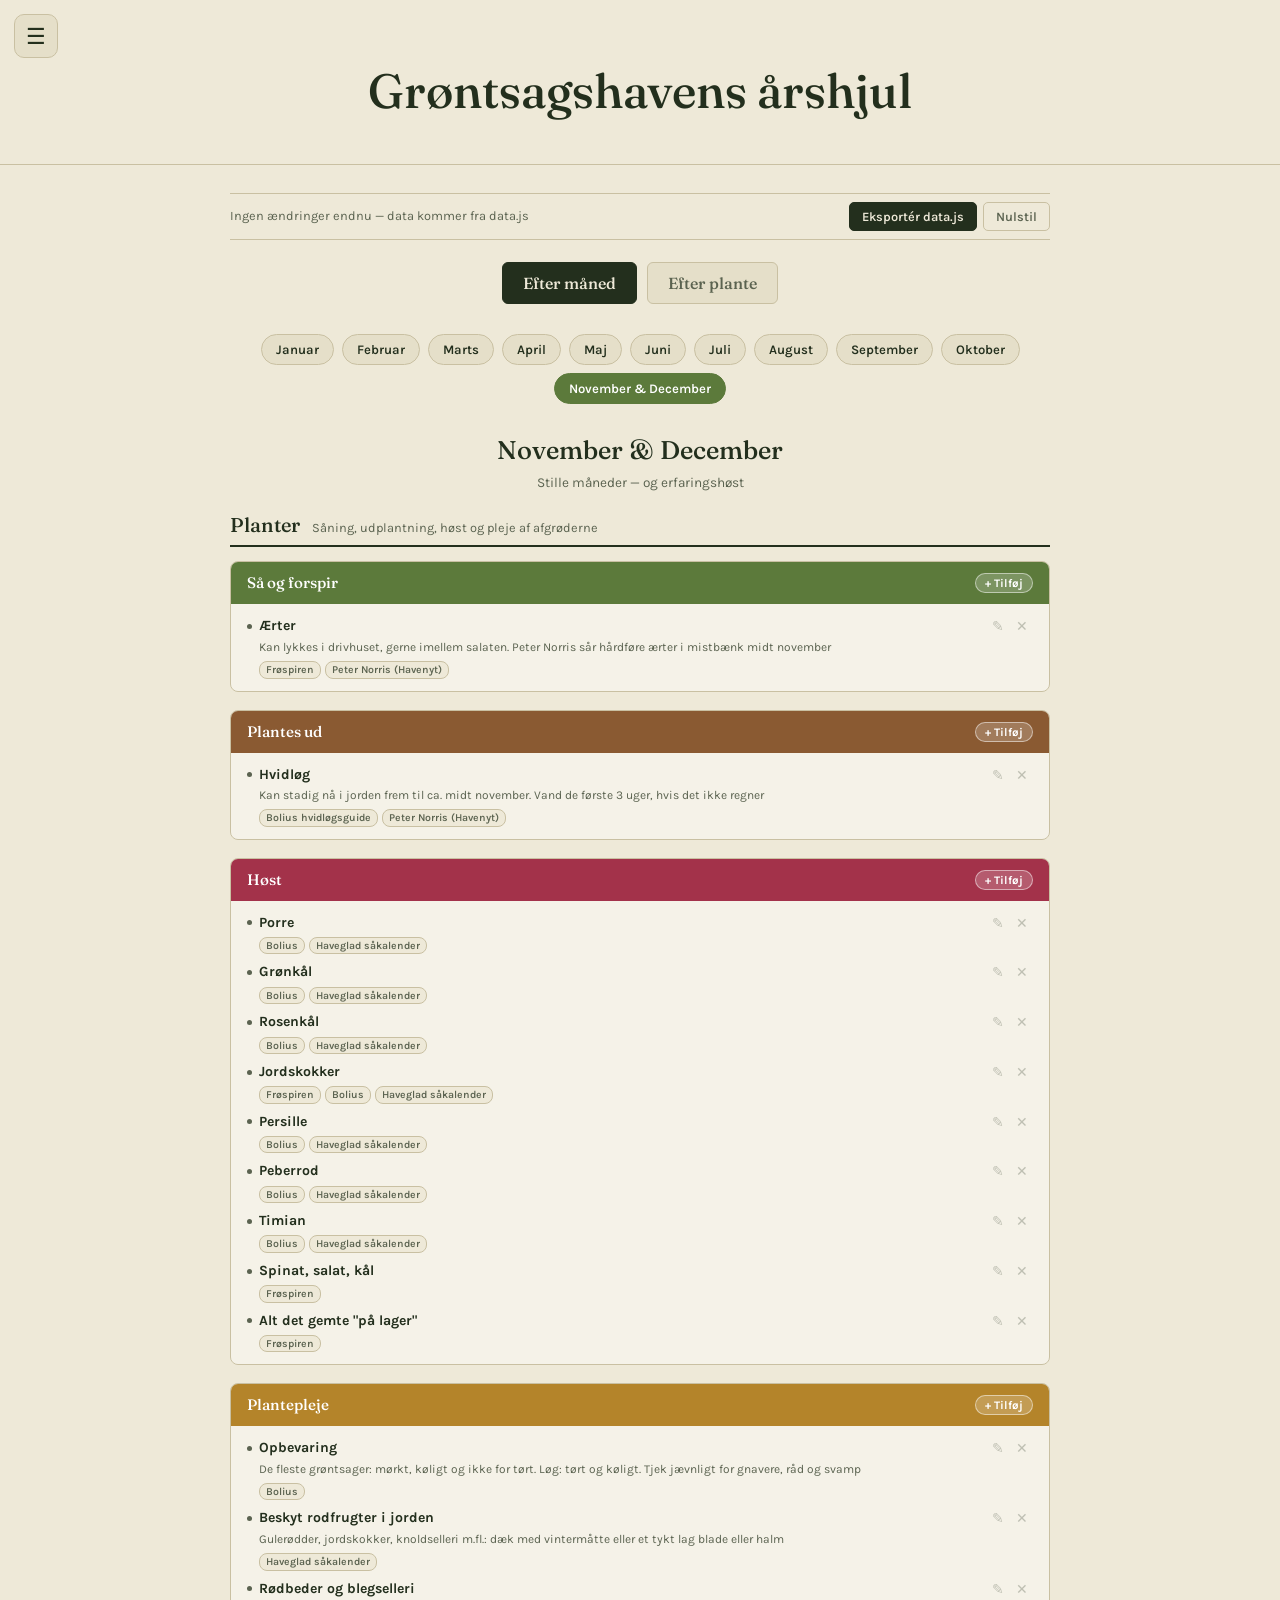
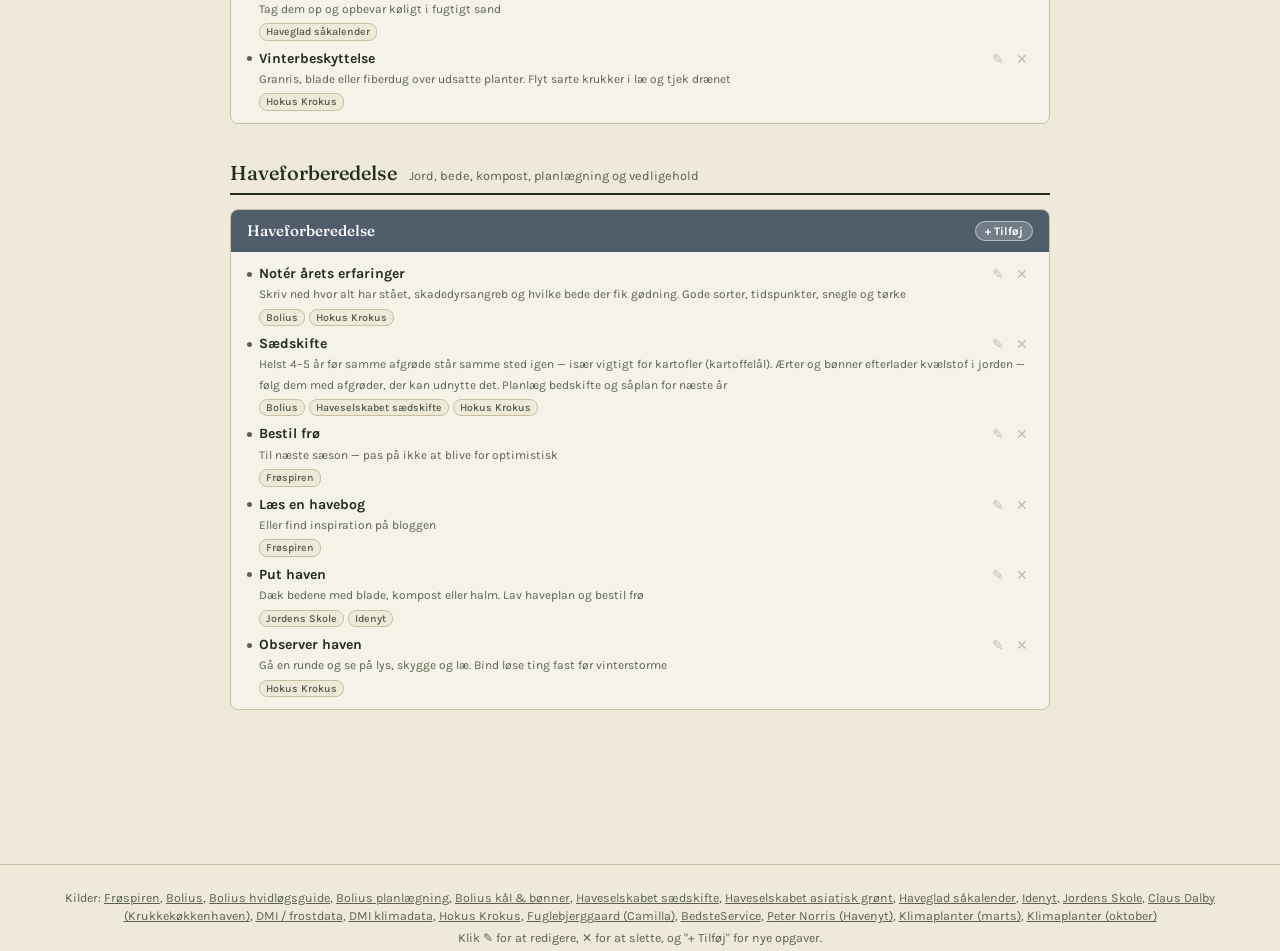
<file: index.html>
<!DOCTYPE html>
<html lang="en">
<head>
    <meta charset="UTF-8">
    <meta http-equiv="refresh" content="0; url=/koekkenhave%20project/">
    <title>Redirecting...</title>
</head>
<body>
    <p><a href="/skovborg/koekkenhave%20project/">Click here</a> if you're not redirected.</p>
</body>
</html>
</file>
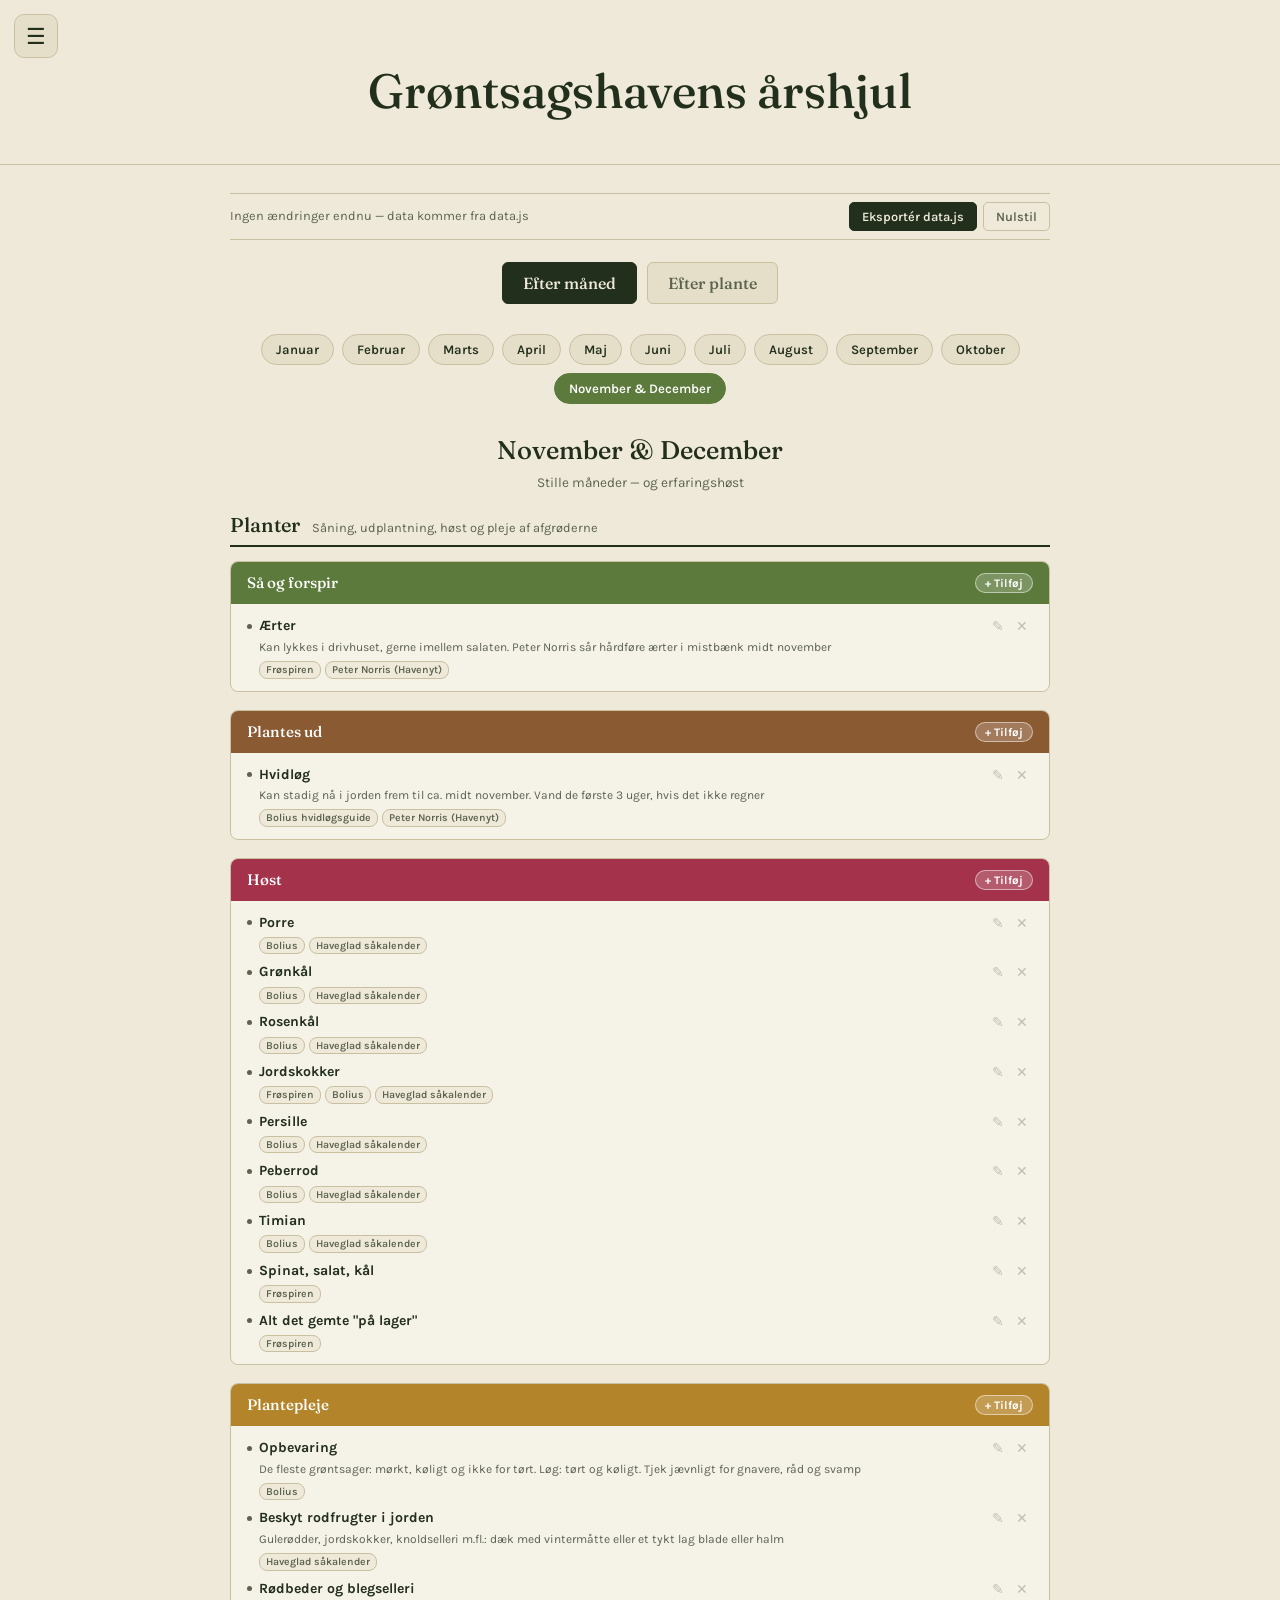
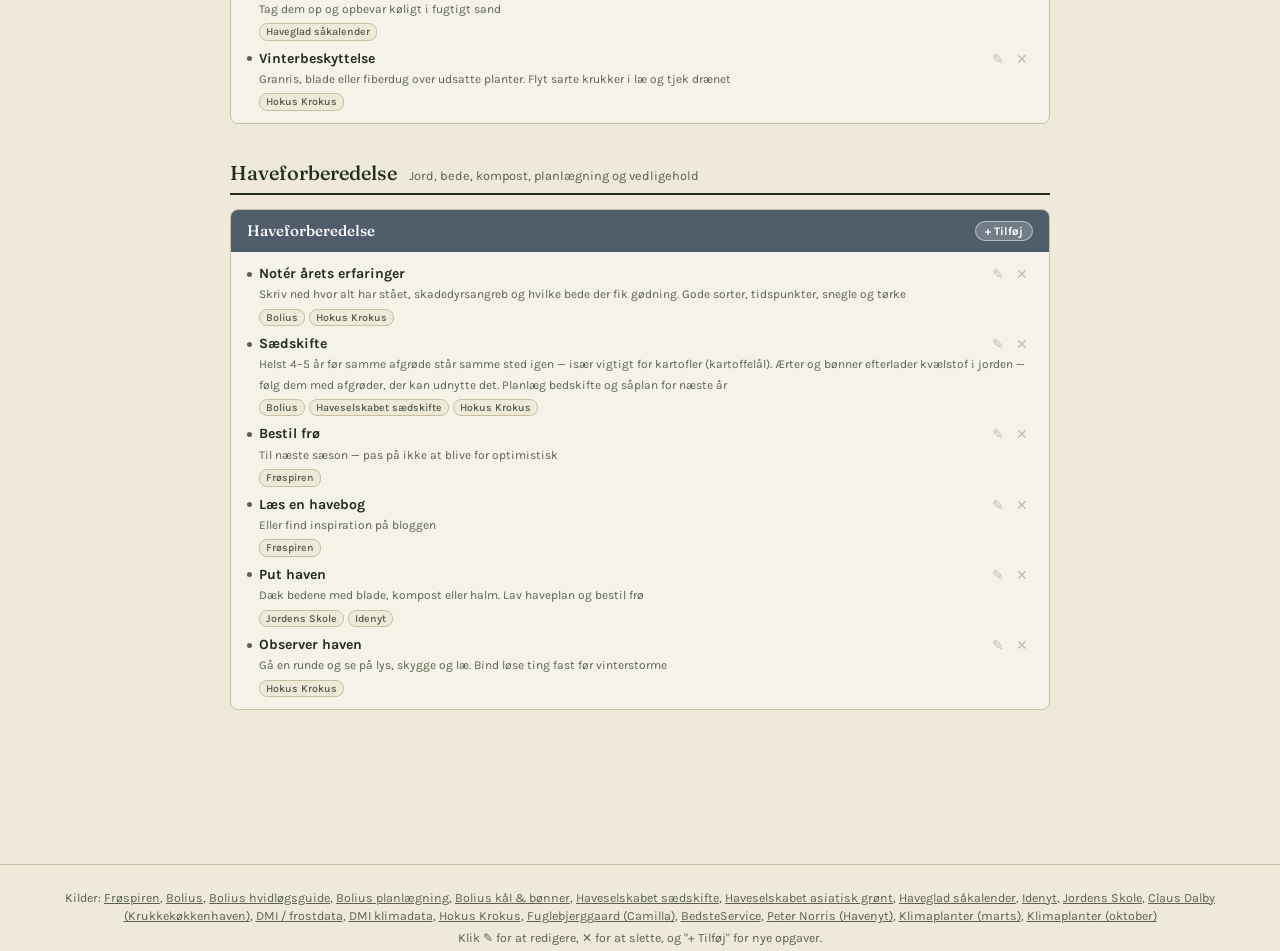
<file: koekkenhave project/index.html>
<!DOCTYPE html>
<html lang="da">
<head>
<meta charset="UTF-8">
<meta name="viewport" content="width=device-width, initial-scale=1.0">
<title>Grøntsagshavens årshjul</title>
<link rel="preconnect" href="https://fonts.googleapis.com">
<link rel="preconnect" href="https://fonts.gstatic.com" crossorigin>
<link href="https://fonts.googleapis.com/css2?family=Fraunces:ital,opsz,wght@0,9..144,400;0,9..144,500;0,9..144,600&family=Karla:wght@400;500;600;700&display=swap" rel="stylesheet">
<link rel="stylesheet" href="style.css">
<link rel="stylesheet" href="layout.css">
<link rel="stylesheet" href="menu.css">
</head>
<body>

  <header class="hero">
    <h1 id="pageTitle">Grøntsagshavens årshjul</h1>
  </header>

  <main class="wrap">

    <!-- Save / export bar -->
    <div class="savebar">
      <span id="saveStatus"></span>
      <span class="savebar-actions">
        <button id="exportBtn">Eksportér data.js</button>
        <button id="resetBtn" class="ghost">Nulstil</button>
      </span>
    </div>

    <div id="pageWheel" class="page active">
    <nav class="tabs">
      <button class="tab-btn active" data-tab="monthView">Efter måned</button>
      <button class="tab-btn" data-tab="plantView">Efter plante</button>
    </nav>

    <section id="monthView" class="panel active">
      <div class="picker" id="monthPicker"></div>
      <div class="detail" id="monthDetail"></div>
    </section>

    <section id="plantView" class="panel">
      <input type="text" id="plantSearch" placeholder="Søg efter en afgrøde…">
      <div class="picker" id="plantPicker"></div>
      <div class="detail" id="plantDetail"></div>
    </section>
    </div>

  </main>

  <!-- Popup form for adding/editing a task -->
  <dialog id="editDialog">
    <h3 id="dialogTitle">Tilføj opgave</h3>
    <label>Måned <select id="fMonth"></select></label>
    <label>Kategori <select id="fCat"></select></label>
    <label>Afgrøde / opgave <input type="text" id="fName" placeholder="fx Grønkål"></label>
    <label>Note <textarea id="fNote" rows="3" placeholder="Valgfrit — fx sort, tidspunkt, erfaring"></textarea></label>
    <div class="dialog-actions">
      <button id="fCancel" class="ghost">Annullér</button>
      <button id="fSave">Gem</button>
    </div>
  </dialog>

  <footer>
    <p id="sourceList"></p>
    <p>Klik ✎ for at redigere, ✕ for at slette, og "+ Tilføj" for nye opgaver.</p>
  </footer>

  <script src="data.js"></script>
  <script src="app.js"></script>
  <script src="layout.js"></script>
  <script src="menu.js"></script>
</body>
</html>
</file>
<file: koekkenhave project/style.css>
:root{
  --paper:#EEE9D8;
  --paper-alt:#E5DFC9;
  --ink:#232F1D;
  --ink-soft:#5B6350;
  --line:#C9C0A2;
  --grow:#5C7A3B;    /* Så og forspir */
  --grow-bg:#DCE6C9;
  --plant:#8A5A32;   /* Plantes ud */
  --plant-bg:#E9DAC4;
  --harvest:#A3324A; /* Høst */
  --harvest-bg:#EFD3D8;
  --tips:#B4842A;    /* Plantepleje */
  --tips-bg:#F1E1B8;
  --prep:#4F5D6B;    /* Haveforberedelse */
  --prep-bg:#DDE2E6;
}

*{box-sizing:border-box;}
html,body{margin:0;padding:0;}
body{
  background:var(--paper);
  color:var(--ink);
  font-family:'Karla', sans-serif;
  line-height:1.45;
}

.wrap{max-width:860px;margin:0 auto;padding:0 20px 80px;}

/* ---------- HERO ---------- */
header.hero{
  padding:56px 20px 28px;
  text-align:center;
  border-bottom:1px solid var(--line);
  margin-bottom:28px;
}
header.hero h1{
  font-family:'Fraunces', serif;
  font-weight:500;
  font-size:clamp(2rem, 5vw, 3rem);
  margin:0 0 10px;
}
header.hero p{
  max-width:520px;
  margin:0 auto;
  color:var(--ink-soft);
  font-size:.9rem;
}

/* ---------- TABS ---------- */
.tabs{
  display:flex;
  justify-content:center;
  gap:10px;
  margin-bottom:30px;
}
.tab-btn{
  font-family:'Fraunces', serif;
  font-size:1rem;
  font-weight:500;
  background:var(--paper-alt);
  border:1px solid var(--line);
  border-radius:6px;
  padding:10px 20px;
  cursor:pointer;
  color:var(--ink-soft);
}
.tab-btn.active{
  background:var(--ink);
  color:var(--paper);
  border-color:var(--ink);
}

.panel{display:none;}
.panel.active{display:block;}

/* ---------- PICKERS (month / plant buttons) ---------- */
.picker{
  display:flex;
  flex-wrap:wrap;
  gap:8px;
  justify-content:center;
  margin-bottom:28px;
}
.picker button{
  font-family:'Karla', sans-serif;
  font-size:.82rem;
  font-weight:600;
  background:var(--paper-alt);
  border:1px solid var(--line);
  border-radius:20px;
  padding:7px 14px;
  cursor:pointer;
  color:var(--ink);
}
.picker button.selected{
  background:var(--grow);
  border-color:var(--grow);
  color:#fff;
}

#plantSearch{
  display:block;
  width:100%;
  max-width:320px;
  margin:0 auto 18px;
  font-family:'Karla', sans-serif;
  font-size:.9rem;
  padding:9px 14px;
  border:1px solid var(--line);
  border-radius:20px;
  background:var(--paper-alt);
  color:var(--ink);
}

/* ---------- DETAIL CARDS ---------- */
.detail{min-height:120px;}

.category{
  margin-bottom:18px;
  border:1px solid var(--line);
  border-radius:8px;
  overflow:hidden;
}
.category h3{
  margin:0;
  padding:10px 16px;
  font-family:'Fraunces', serif;
  font-weight:500;
  font-size:.95rem;
  color:#fff;
}
.category.sow h3{background:var(--grow);}
.category.plantOut h3{background:var(--plant);}
.category.harvest h3{background:var(--harvest);}
.category.tips h3{background:var(--tips);}

.category ul{list-style:none;margin:0;padding:12px 16px;background:rgba(255,255,255,.4);}
.category li{margin:0 0 8px;padding-left:12px;position:relative;font-size:.88rem;}
.category li:last-child{margin-bottom:0;}
.category li::before{
  content:"";
  position:absolute;left:0;top:.55em;
  width:5px;height:5px;border-radius:50%;
  background:var(--ink-soft);
}
.category li b{display:block;}
.category li span{color:var(--ink-soft);font-size:.85em;}

.month-header{
  text-align:center;
  margin-bottom:18px;
}
.month-header h2{
  font-family:'Fraunces', serif;
  font-weight:500;
  margin:0;
  font-size:1.6rem;
}
.month-header p{color:var(--ink-soft);margin:4px 0 0;font-size:.85rem;}

.plant-year-item{
  border-bottom:1px solid var(--line);
  padding:10px 0;
}
.plant-year-item:last-child{border-bottom:none;}
.plant-year-item .m-label{
  font-family:'Fraunces', serif;
  font-weight:600;
  margin-right:8px;
}
.plant-year-item .cat-tag{
  display:inline-block;
  font-size:.7rem;
  font-weight:700;
  padding:2px 8px;
  border-radius:10px;
  color:#fff;
  margin-right:6px;
}
.cat-tag.sow{background:var(--grow);}
.cat-tag.plantOut{background:var(--plant);}
.cat-tag.harvest{background:var(--harvest);}
.cat-tag.tips{background:var(--tips);}

.empty-msg{
  text-align:center;
  color:var(--ink-soft);
  font-style:italic;
  padding:30px 0;
}

footer{
  text-align:center;
  margin-top:40px;
  padding-top:20px;
  border-top:1px solid var(--line);
  color:var(--ink-soft);
  font-size:.78rem;
}
footer code{background:var(--paper-alt);padding:1px 5px;border-radius:3px;}

@media (max-width:600px){
  header.hero{padding:40px 16px 22px;}
  .wrap{padding:0 14px 60px;}
}

/* ---------- SOURCE TAGS ---------- */
.src-tags{margin-top:4px;display:flex;gap:4px;flex-wrap:wrap;}
.src-tag{
  font-size:.66rem;
  font-weight:600;
  color:var(--ink-soft);
  border:1px solid var(--line);
  border-radius:8px;
  padding:0 6px;
  text-decoration:none;
  background:var(--paper);
}
a.src-tag:hover{color:var(--ink);border-color:var(--ink-soft);}
footer a{color:var(--ink-soft);}
footer p{margin:4px 0;}
#climateNote{max-width:640px !important;}

/* ---------- CLIMATE BOX ---------- */
.climate{
  border:1px solid var(--line);
  border-radius:8px;
  background:var(--paper-alt);
  margin-bottom:26px;
}
.climate summary{
  cursor:pointer;
  padding:14px 18px;
  list-style-position:outside;
}
#climateTitle{
  display:block;
  font-family:'Fraunces', serif;
  font-weight:500;
  font-size:1.1rem;
}
#climateSummary{display:block;color:var(--ink-soft);font-size:.88rem;margin-top:4px;}
.facts{
  display:grid;
  grid-template-columns:repeat(auto-fit, minmax(240px, 1fr));
  gap:10px 20px;
  padding:4px 18px 18px;
}
.fact b{display:block;font-size:.82rem;}
.fact span{font-size:.84rem;color:var(--ink-soft);}

/* ---------- SAVE BAR ---------- */
.savebar{
  display:flex;
  justify-content:space-between;
  align-items:center;
  gap:10px;
  flex-wrap:wrap;
  font-size:.8rem;
  color:var(--ink-soft);
  border-top:1px solid var(--line);
  border-bottom:1px solid var(--line);
  padding:8px 0;
  margin-bottom:22px;
}
.savebar-actions{display:flex;gap:6px;}

button#exportBtn, #fSave{
  font-family:'Karla',sans-serif;font-weight:600;font-size:.8rem;
  background:var(--ink);color:var(--paper);
  border:1px solid var(--ink);border-radius:5px;padding:6px 12px;cursor:pointer;
}
button.ghost{
  font-family:'Karla',sans-serif;font-weight:600;font-size:.8rem;
  background:none;color:var(--ink-soft);
  border:1px solid var(--line);border-radius:5px;padding:6px 12px;cursor:pointer;
}
button:focus-visible{outline:2px solid var(--grow);outline-offset:2px;}

/* ---------- EDIT CONTROLS ---------- */
.category h3{display:flex;justify-content:space-between;align-items:center;}
.add-btn{
  font-family:'Karla',sans-serif;font-size:.72rem;font-weight:700;
  background:rgba(255,255,255,.2);color:#fff;
  border:1px solid rgba(255,255,255,.5);border-radius:10px;
  padding:2px 9px;cursor:pointer;
}
.add-btn:hover{background:rgba(255,255,255,.35);}

.item-actions{float:right;display:flex;gap:2px;opacity:.35;transition:opacity .15s;}
li:hover .item-actions, .plant-year-item:hover .item-actions,
.item-actions:focus-within{opacity:1;}
@media (hover:none){ .item-actions{opacity:.8;} }
.icon-btn{
  background:none;border:none;cursor:pointer;
  font-size:.85rem;color:var(--ink-soft);padding:2px 5px;border-radius:4px;
}
.icon-btn:hover{background:var(--paper);color:var(--ink);}

.src-tag.own{background:var(--grow-bg);color:var(--grow);border-color:var(--grow);}
.empty-msg.small{padding:14px 16px;margin:0;}
.py-note{margin-top:4px;color:var(--ink-soft);font-size:.85rem;}

/* ---------- DIALOG ---------- */
dialog{
  border:1px solid var(--line);
  border-radius:10px;
  background:var(--paper);
  color:var(--ink);
  padding:22px;
  width:min(420px, 92vw);
}
dialog::backdrop{background:rgba(35,47,29,.45);}
dialog h3{font-family:'Fraunces',serif;font-weight:500;margin:0 0 14px;}
dialog label{display:block;font-size:.8rem;font-weight:600;margin-bottom:12px;}
dialog input, dialog select, dialog textarea{
  display:block;width:100%;margin-top:4px;
  font-family:'Karla',sans-serif;font-size:.9rem;
  padding:8px 10px;border:1px solid var(--line);border-radius:6px;
  background:var(--paper-alt);color:var(--ink);
}
.dialog-actions{display:flex;justify-content:flex-end;gap:8px;margin-top:6px;}

/* ---------- PLANT PROFILE ---------- */
.profile{
  border:1px solid var(--line);
  border-radius:8px;
  background:rgba(255,255,255,.45);
  padding:18px 20px;
  margin-bottom:22px;
}
.profile-head{display:flex;align-items:center;justify-content:space-between;gap:10px;flex-wrap:wrap;}
.profile-head h2{font-family:'Fraunces',serif;font-weight:500;margin:0;font-size:1.5rem;}
.method-badge{
  font-size:.72rem;font-weight:700;
  background:var(--grow);color:#fff;
  border-radius:10px;padding:3px 10px;
}
.p-group{color:var(--ink-soft);font-size:.8rem;margin:4px 0 12px;}
.p-row{display:grid;grid-template-columns:150px 1fr;gap:12px;padding:8px 0;border-top:1px solid var(--line);font-size:.88rem;}
.p-row b{font-weight:700;}
.p-conflict{font-size:.8rem;background:var(--tips-bg);border-radius:6px;padding:8px 10px;margin:10px 0 4px;}
.tasks-title{font-family:'Fraunces',serif;font-weight:500;font-size:1.05rem;margin:0 0 6px;}
.py-name{font-size:.82rem;color:var(--ink-soft);margin-left:4px;}
.picker-label{width:100%;text-align:center;font-size:.75rem;color:var(--ink-soft);margin-top:6px;}
@media (max-width:600px){ .p-row{grid-template-columns:1fr;gap:2px;} }

/* ---------- MONTH SECTIONS: Planter / Haveforberedelse ---------- */
.month-section{margin-bottom:34px;}
.section-head{
  display:flex;align-items:baseline;gap:12px;flex-wrap:wrap;
  border-bottom:2px solid var(--ink);
  padding-bottom:6px;margin-bottom:14px;
}
.section-head h2{font-family:'Fraunces',serif;font-weight:500;font-size:1.25rem;margin:0;}
.section-head p{margin:0;color:var(--ink-soft);font-size:.8rem;}
.category.care h3{background:var(--tips);}
.category.prep h3{background:var(--prep);}
.cat-tag.care{background:var(--tips);}
.cat-tag.prep{background:var(--prep);}
</file>
<file: koekkenhave project/layout.css>
/* ---------- GARDEN LAYOUT ---------- */
.layout-intro{text-align:center;color:var(--ink-soft);font-size:.9rem;margin:0 0 20px;}
.garden-scroll{overflow-x:auto;padding-bottom:12px;}
.garden-grid{
  --m:90px; /* 1 metre on screen */
  --gap:calc(var(--m) * .5); /* paths: real life 1 m, drawn at half for UX */
  display:grid;
  grid-template-columns:var(--m) var(--gap) var(--m) var(--gap) var(--m);
  column-gap:0;row-gap:0;
  width:max-content;
  padding:var(--gap);
  background:#D8C29D; /* light brown paths */
  border-radius:10px;
  margin:0 auto;
}
.bed{
  box-sizing:border-box;
  background:var(--paper-alt);border:2px dashed var(--line);border-radius:6px;
  display:flex;flex-direction:column;align-items:center;
  padding:4px 3px;text-align:center;cursor:pointer;overflow:auto;
}
.bed:hover,.bed:focus-visible{border-color:var(--grow);outline:none;}
.bed.filled{background:var(--grow-bg);border:2px solid var(--grow);}
.bed-num{font-size:.7rem;color:var(--ink-soft);font-weight:600;}
.bed-size{font-size:.65rem;color:var(--ink-soft);}
.bed-empty{color:var(--ink-soft);font-size:.8rem;font-style:italic;}
.bed-crop{font-weight:700;font-size:.75rem;line-height:1.1;color:var(--ink);overflow-wrap:anywhere;}
a.bed-crop{text-decoration:underline;text-decoration-color:var(--grow);text-underline-offset:3px;}
a.bed-crop:hover{color:var(--grow);}
.bed-crops,.bed-empty{flex:1;display:flex;flex-direction:column;gap:4px;align-items:center;justify-content:center;}
.layout-actions{display:flex;justify-content:center;gap:8px;margin-bottom:16px;}
</file>
<file: koekkenhave project/menu.css>
/* ---------- BURGER MENU ---------- */
.menu-btn{
  position:fixed;top:14px;left:14px;z-index:30;
  width:44px;height:44px;border-radius:10px;
  background:var(--paper-alt);border:1px solid var(--line);
  color:var(--ink);font-size:1.4rem;cursor:pointer;
}
.menu-backdrop{position:fixed;inset:0;background:rgba(35,47,29,.35);z-index:40;}
.menu-backdrop[hidden]{display:none;}
.side-menu{
  position:fixed;top:0;left:0;bottom:0;width:280px;max-width:85vw;z-index:50;
  background:var(--paper);border-right:1px solid var(--line);
  padding:70px 16px 16px;transform:translateX(-100%);transition:transform .2s;
  display:flex;flex-direction:column;gap:6px;
}
.side-menu.open{transform:none;box-shadow:4px 0 24px rgba(0,0,0,.15);}
.menu-item{
  padding:12px 14px;border-radius:10px;color:var(--ink);text-decoration:none;
  font-family:'Fraunces', serif;font-size:1.05rem;
}
.menu-item:hover{background:var(--paper-alt);}
.menu-item.active{background:var(--ink);color:var(--paper);}

/* ---------- PAGES ---------- */
.page{display:none;}
.page.active{display:block;}
</file>
